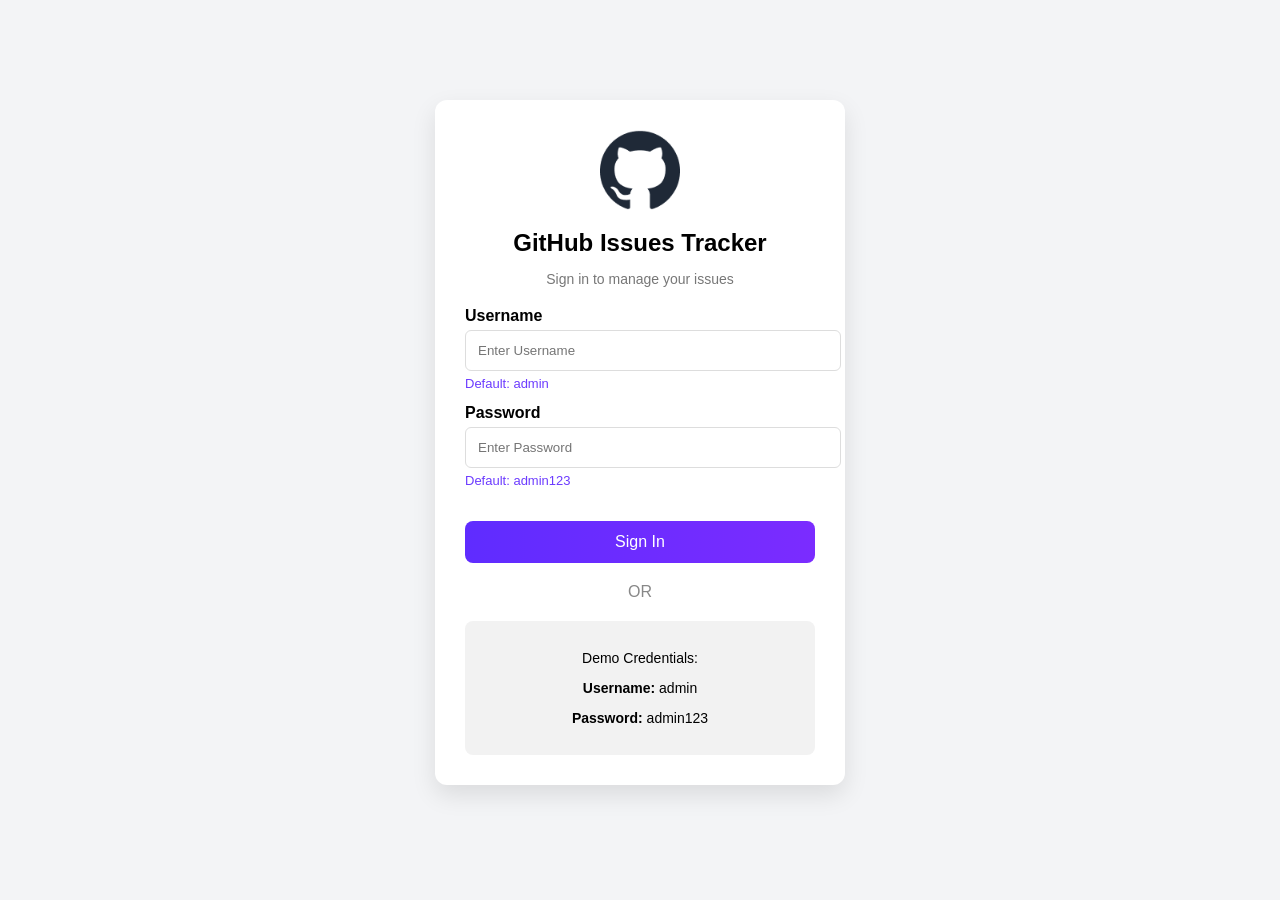
<file: index.html>
<!DOCTYPE html>
<html lang="en">
<head>
    <meta charset="UTF-8">
    <meta name="viewport" content="width=device-width, initial-scale=1.0">
    <title>GitHub Issues Tracker</title>
    <link rel="shortcut icon" href="assets/github-logo.png" type="image/x-icon">
    <link rel="stylesheet" href="style.css">
</head>

<body class="login-page">

<div class="login-container">

    <img src="assets/github-logo.png" class="logo">

    <h2>GitHub Issues Tracker</h2>
    <p class="subtitle">Sign in to manage your issues</p>

    <form id="loginForm">

        <label>Username</label>
        <input type="text" id="username" placeholder="Enter Username" required>
        <p class="default">Default: admin</p>

        <label>Password</label>
        <input type="password" id="password" placeholder="Enter Password" required>
        <p class="default">Default: admin123</p>

        <button id="submit">Sign In</button>

    </form>

<div class="or">OR</div>

<div class="demo">

    <p>Demo Credentials:</p>

    <p><b>Username:</b> admin</p>
    <p><b>Password:</b> admin123</p>

</div>

</div>

<script src="login.js"></script>

</body>
</html>
</file>
<file: style.css>
body{
    font-family: "Geist", sans-serif;
    margin:0;
    padding:0;
    background:#f3f4f6;
    height:100vh;
}

.login-page{
    display:flex;
    justify-content:center;
    align-items:center;
    height:100%;
    padding: 100px 20px;
}



.login-container{

    width:350px;
    background:white;
    padding:30px;
    border-radius:12px;
    text-align:center;
    box-shadow:0 10px 25px rgba(0,0,0,0.1);

}



.logo{
    width:80px;
    margin-bottom:10px;
}



h2{
    margin:5px 0;
}

.subtitle{
    color:#777;
    font-size:14px;
    margin-bottom:20px;
}


label{
    display:block;
    text-align:left;
    margin-top:10px;
    font-weight:bold;
}

input{
    width:100%;
    padding:12px;
    margin-top:5px;
    border:1px solid #ddd;
    border-radius:6px;
}



.default{
    color:#6c3bff;
    font-size:13px;
    text-align:left;
    margin-top:5px;
}


button{
    width:100%;
    padding:12px;
    margin-top:20px;
    border:none;
    border-radius:8px;
    color:white;
    font-size:16px;
    cursor:pointer;
    background:linear-gradient(90deg,#5f2cff,#7b2cff);
}



.or{
    margin:20px 0;
    color:#888;
}



.demo{
    background:#f2f2f2;
    padding:15px;
    border-radius:8px;
    font-size:14px;
}



.navbar{
    display:flex;
    justify-content:space-between;
    align-items:center;
    padding:15px 40px;
    background:#fff;
    box-shadow:0 2px 10px rgba(0,0,0,0.08);
    border-bottom:1px solid #ddd;
    margin-bottom: 55px;
}



.nav-right{
    display:flex;
    gap:10px;
    align-items:center;
}

.nav-right input{
    padding:10px;
    border:1px solid #ddd;
    border-radius:6px;
    width:220px;
}

#newIssueBtn{
    background:#6c3bff;
    color:white;
    padding:10px 16px;
    border:none;
    border-radius:6px;
    cursor:pointer;
    margin-top:5px;
}



.logosize{
    width:25px;
    margin-right:8px;
    vertical-align:middle;
}




.img{
    height: 50px;
    weight: 50px;
}

.right{
    display: flex;
    align-items: center;
    gap: 10px;
}

.issue{
    margin-bottom: 15px;
}


.left{
    display:flex;
    gap:10px;
    align-items:center;
}

.right input{
  padding:8px;
  border:1px solid #ccc;
  border-radius:5px;
}

.right button{
  background:#6c3cff;
  color:#fff;
  padding:8px 15px;
  border:none;
  border-radius:5px;
}


.tabs{
    display: grid;
    grid-template-columns: repeat(6,1fr);
    max-width: 1110px;
    margin: 16px auto;
    gap: 10px;
    background: #ffffff;
    border: 1.5px solid rgb(28, 31, 45)c; 
    border-radius: 10px;
    padding: 14px 22px;
}

.tab{
  padding:8px 20px;
  border:1px solid #ddd;
  background:#fff;
  cursor:pointer;
  color: black;
}

.active{
  background:#6c3cff;
  color:#fff;
}


.info {
  max-width: 1110px;
  margin: 0 auto;
  display: flex;
  align-items: center;
  justify-content: space-between;
  background: #ffffff;
  border: 1.5px solid rgb(28, 31, 45)c; 
  padding: 14px 22px;
  border-bottom: 2px solid rgb(10, 10, 10);
  border-radius: 10px 10px 0 0;
  
}


.left-info {
  display: flex;
  align-items: center;
  gap: 14px;
}
.left-info img { 
    width: 40px; 
    height: 40px; 
    object-fit: contain; 
}
.left-info h3  { 
    font-size: 16px; 
    font-weight: 800; 
    color: #0b42c1; 
    margin: 0 0 2px 0; 
}

.left-info .para { 
    font-size: 12.5px;
    color: #94a3b8; 
    margin: 0; }


.right-info { 
    display: flex; 
    align-items: center; 
    gap: 16px; 
}

.right-info span {
  display: flex; 
  align-items: center; 
  gap: 6px;
  font-size: 13px; 
  font-weight: 600; 
  color: #475569;
}
.right-info img { 
    width: 18px; 
    height: 18px;
 }





.grid{
  max-width: 1110px;
  background: #FBFBFB;
  margin: 0 auto ;
  display:grid;
  grid-template-columns:repeat(4,1fr);
  gap:20px;
  padding: 22px;
  border-radius: 0 0 10px 10px;
  
}


.card{
  background:white;
  padding:15px;
  border-radius:10px;
  cursor:pointer;
  box-shadow: 0 4px 10px rgba(100, 100, 100, 0.5);
}

.card.open{
    border-top:4px solid green;
}
.card.closed{
    border-top:4px solid #6c3cff;
}

.badge{
  padding:3px 8px;
  font-size:10px;
  border-radius:20px;
}

.high{
    background:#ffe5e5;
    color:red;
}
.medium{
    background:#fff4cc;
    color:orange;
}
.low{
    background:#eee;
    color:#555;
}


.labels{
    border-top: 1px solid rgb(107, 102, 102);
    padding-top: 5px;

}
.labels span{
  font-size:10px;
  background:#eee;
  padding:3px 6px;
  border-radius:5px;
  margin-right:5px;
}


#loader{
  text-align:center;
  padding:20px;
  display:none;
  font-weight:bold;
}


.modal{
  position:fixed;
  width:100%;
  height:100%;
  background:rgba(20,20,40,0.6);
  top:0;
  display:flex;
  justify-content:center;
  align-items:center;
}

.hidden{
    display:none;
}

.modal-box{
  background:#fff;
  width:480px;
  padding:25px;
  border-radius:12px;
}

.meta{
  display:flex;
  gap:8px;
  align-items:center;
}

.status{
  padding:4px 10px;
  border-radius:20px;
  font-size:12px;
}

.status.open{
    background:#00A96E;
    color:#ffffff;
    margin-bottom: 8px;
}
.status.closed{
    background:#840dda;
    color:#ffffff;
    margin-bottom: 8px;
}

.meta-text{
    font-size:12px;
    color:#666;
}

.desc{
    margin:15px 0;
}

.bottom-box{
  background:#f5f6fa;
  padding:12px;
  border-radius:8px;
  display:flex;
  justify-content:space-between;
}

.priority{
  padding:4px 10px;
  border-radius:20px;
  font-size:12px;
}

.priority.high{
    background:#ffe5e5;
    color:red;
}
.priority.medium{
    background:#fff4cc;
    color:orange;
}
.priority.low{
    background:#eee;
    color:#555;
}



.top-row{
  display: flex;
  justify-content: space-between;
  align-items: center;
  margin-bottom: 8px;
}

.top-row img{
  width: 20px;
  height: 20px;
}

.close-btn{

  margin-top:15px;
  width: 120px;
  background:#6c3cff;
  color:white;
  border:none;
  padding:8px 15px;
  border-radius:6px;
  display: block;       
  margin-right: 0;       
  margin-left: auto; 
}

.sta{
    display: flex;
    justify-content: space-between;
    align-items: center;
}


.label {
  display: inline-flex;
  align-items: center;
  gap: 5px;
  padding: 4px 8px;
  border-radius: 20px;
  font-size: 12px;
  font-weight: 500;
}


.label.bug {
  background: #ffe5e5;
  color: #d32f2f;
}

.label.help-wanted {
  background: #e3f2fd;
  color: #1976d2;
}

.label.enhancement {
  background: #e8f5e9;
  color: #2e7d32;
}

.label.documentation {
  background: #fff3e0;
  color: #ef6c00;
}

.label.good-first-issue {
  background: #f3e5f5;
  color: #8e24aa;
}
</file>
